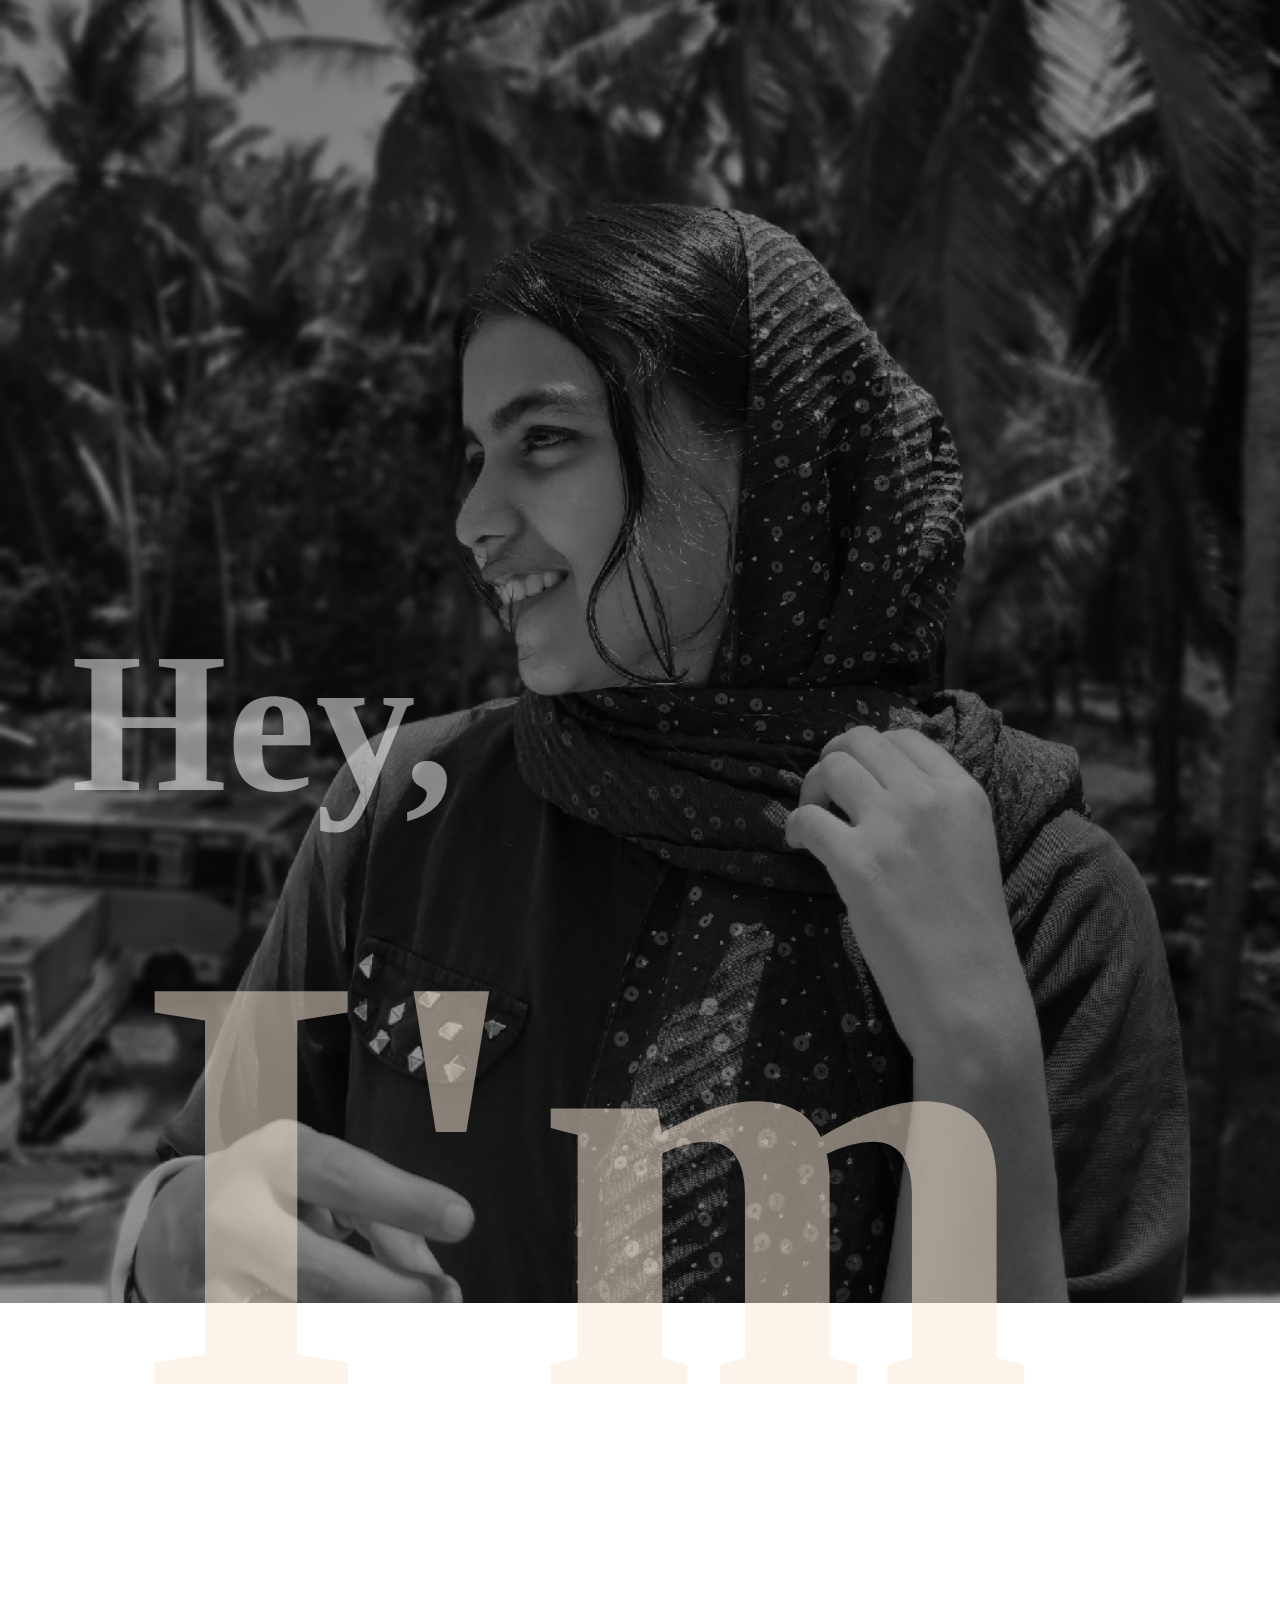
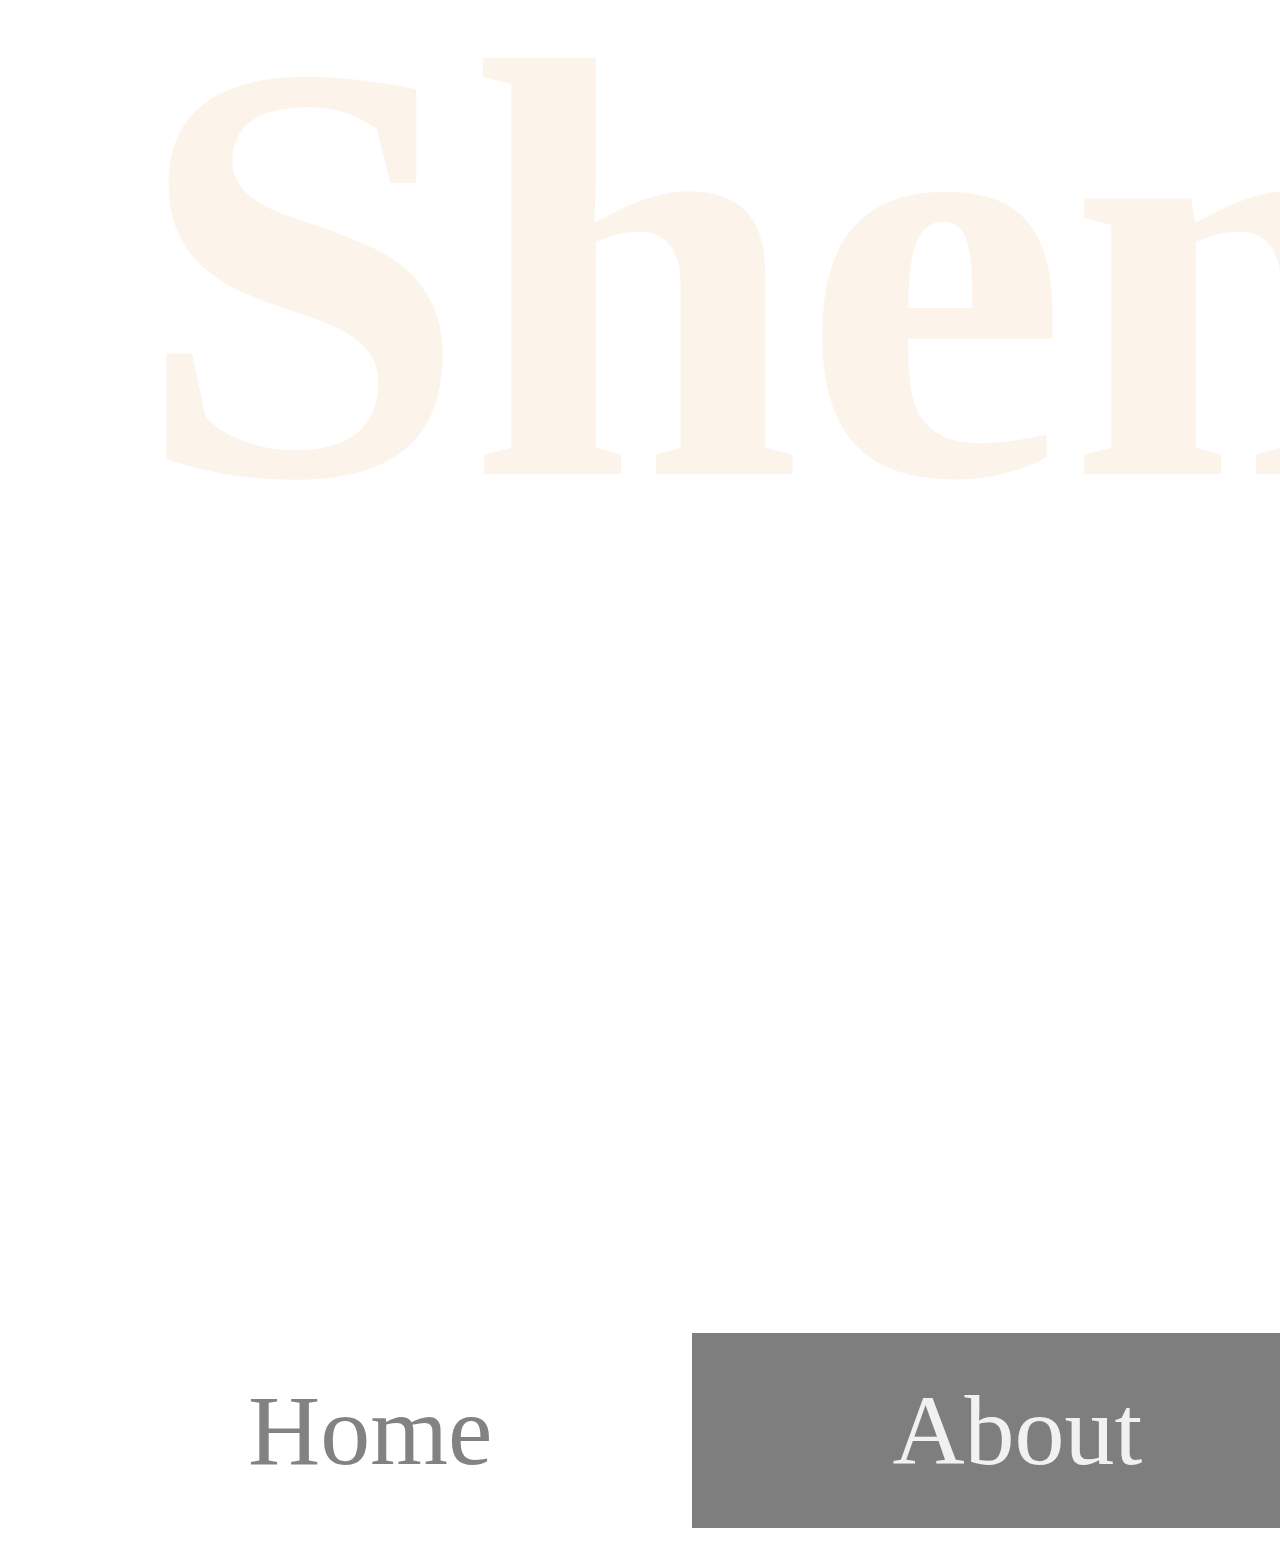
<file: index.html>
<!DOCTYPDUATION html>
<html><head>
    <title>Shenza's Portfolio</title>
    <link rel="stylesheet" href="design.css">
</head>
<body>
    <h3>Hey,</h3>
    <h1>I'm Shenza</h1>
    
    <div class="nav">
        <ul class="items">
        <a href="homepage1.html" class="home">Home</a>
        <a href="about.html" class="options">About</a>
        <a href="edu.html" class="options">Education</a>
        <a href="skills.html" class="options">Skills</a>
        <a href="contact.html" class="options">Contact</a>
      </div></div></div>
</body>
</html>
</file>
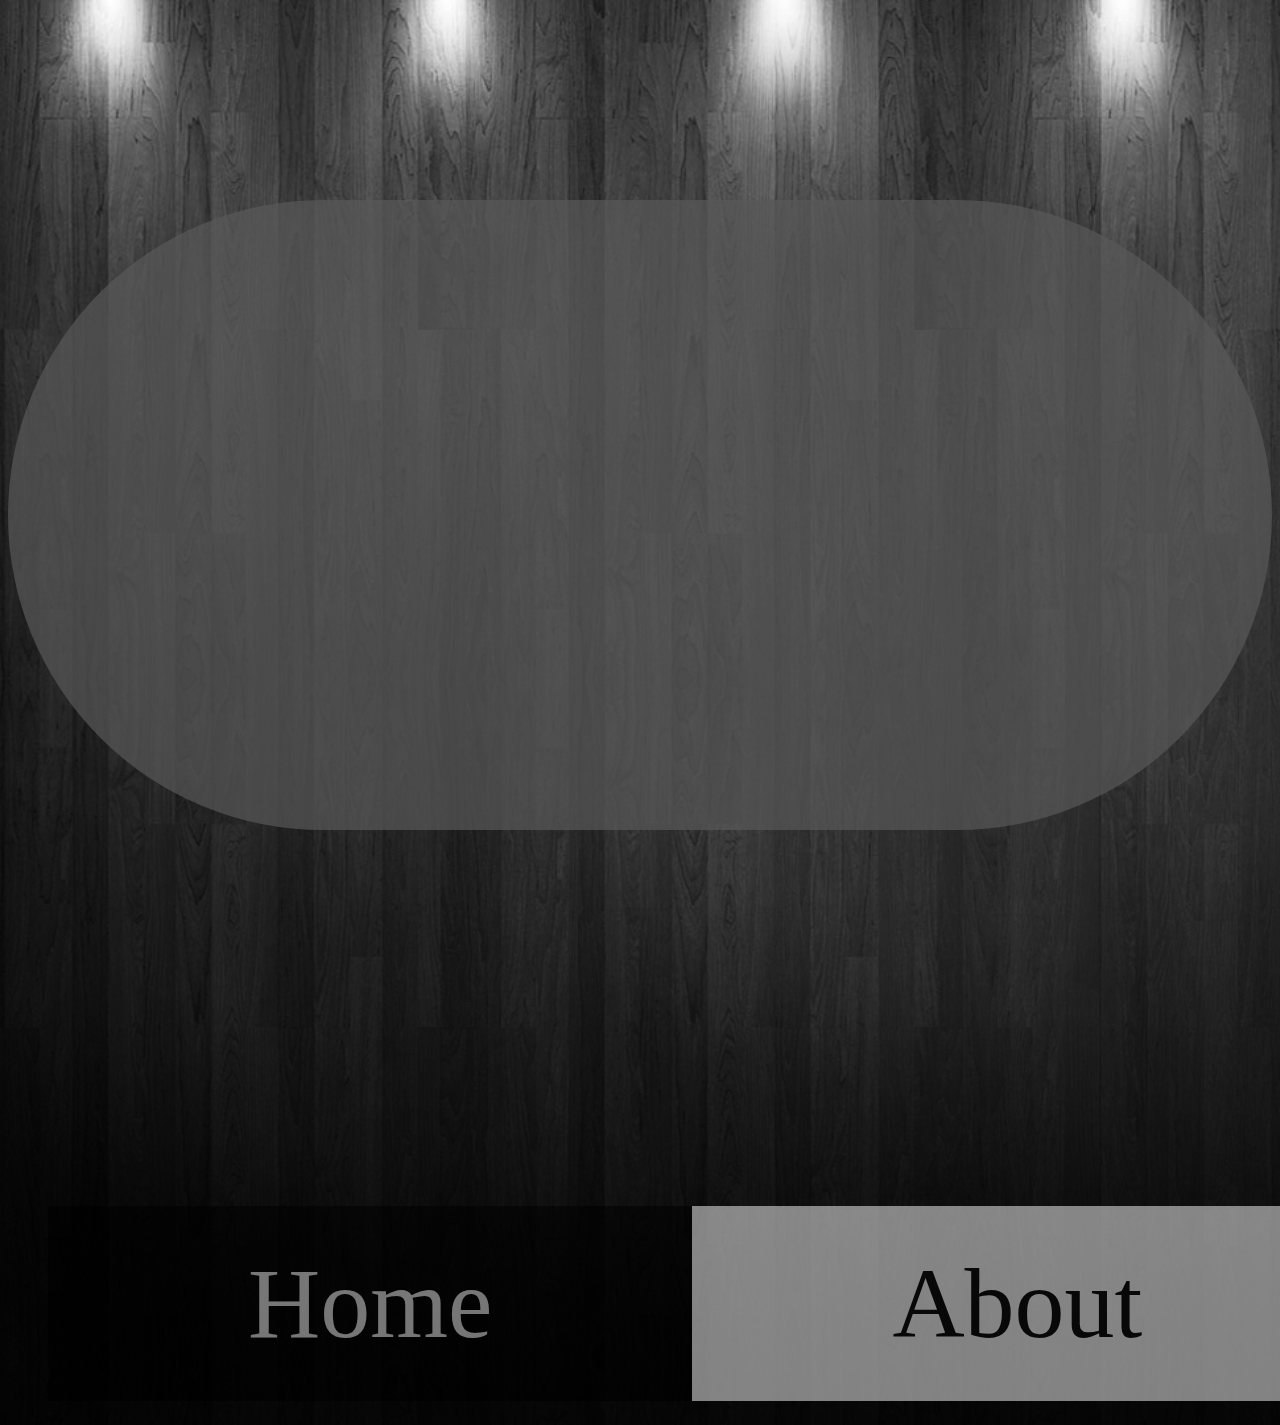
<file: about.html>
<html><head><title>About Me</title>
<link rel="stylesheet" href="designabt.css"></head>
<body><div id="about" class="aboutbox"><div class="pic">
    <img src="my img.png" alt="MY PICTURE">
  </div>
    <div class="aboutcontent">
    <h2>ABOUT ME</h2>
    <P>I am a CS aspirant pursuing my bachelor's Degree in Computer Science from Farook College, Calicut. I am very passionate about learning new things and am exploring various possiblities offered in this field. I am currently working on my web-designing skills using HTML and CSS and am looking forward to more. 
    </P></div></div></div></div>

        <div class="nav">
            <ul class="items">
            <a href="homepage1.html" class="options">Home</a>
            <a href="about.html" class="about">About</a>
            <a href="edu.html" class="options">Education</a>
            <a href="skills.html" class="options">Skills</a>
            <a href="contact.html" class="options">Contact</a>
          </div></div></div>
</body></html>
</file>
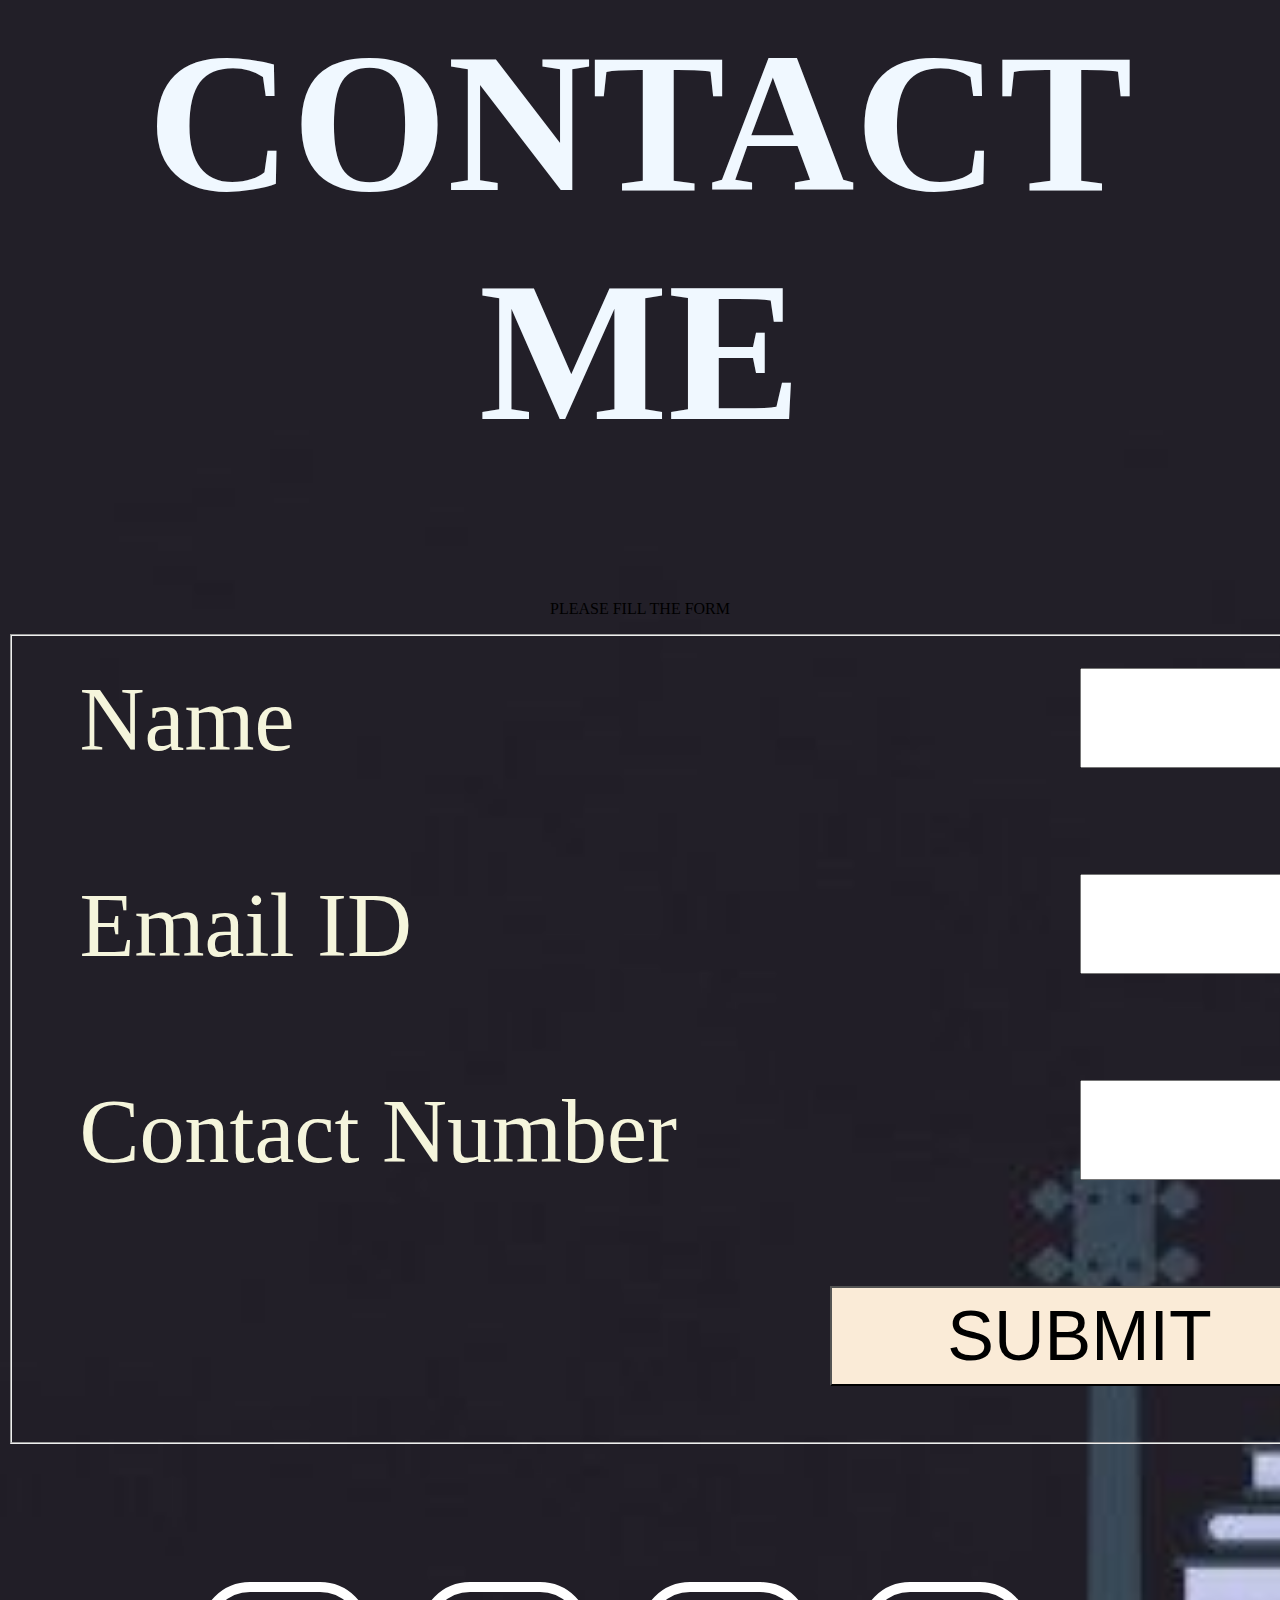
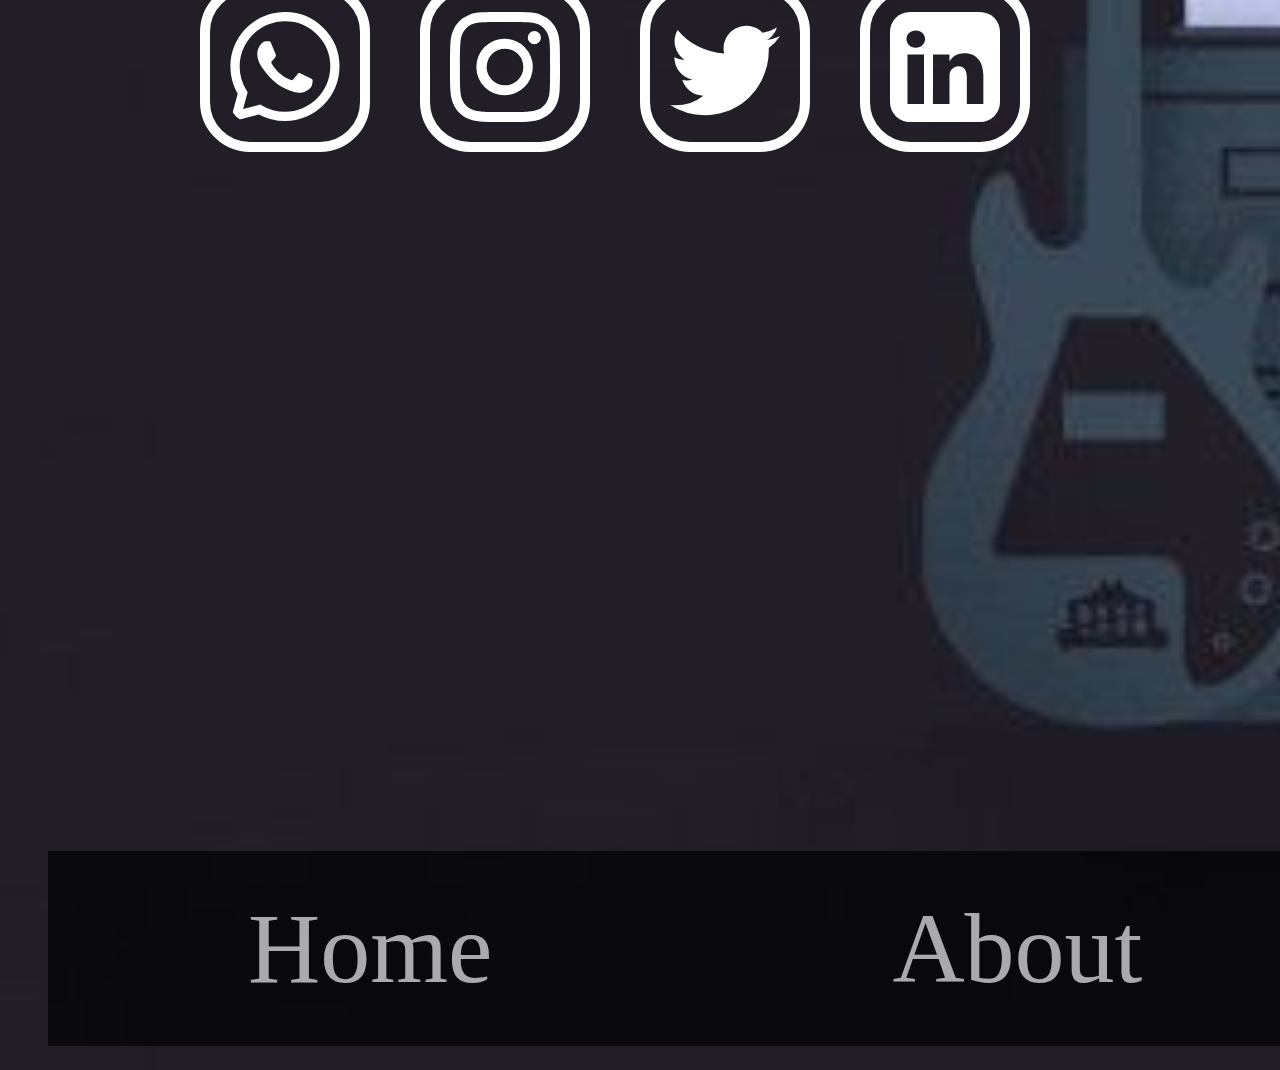
<file: contact.html>
<html lang="en">
    <head>
        <title>CONTACT ME</title>
        <link rel="stylesheet" href="contactsty.css">

</head>
<body>
    <center>
    <h1>CONTACT ME</h1>
  <p>PLEASE FILL THE FORM</p><div class="container">
    <form action="contacts.html" class="form">
        <fieldset style="width:2000px">
        <label for="name">Name</label>
        <input type="text" id="name" required class="ans"><br><br>
        <label for="Email">Email ID</label>
        <input type="text" id="Email" required class="ans"><br><br>
        <label for="phone number">Contact Number</label>
        <input type="text" id="phone number" maxlength="10" minlength="10" class="ans"><br><br>
        <button type="submit" class="ab">SUBMIT</button>
</fieldset></div> </form>
  
<div class="socialmedia">

    <div class="media">
      <a href="https://www.whatsapp.com/" target="blank"><svg xmlns="http://www.w3.org/2000/svg" width="16" height="16" fill="currentColor" viewBox="0 0 16 16" id="media-whatsapp">
          <path d="M13.601 2.326A7.854 7.854 0 0 0 7.994 0C3.627 0 .068 3.558.064 7.926c0 1.399.366 2.76 1.057 3.965L0 16l4.204-1.102a7.933 7.933 0 0 0 3.79.965h.004c4.368 0 7.926-3.558 7.93-7.93A7.898 7.898 0 0 0 13.6 2.326zM7.994 14.521a6.573 6.573 0 0 1-3.356-.92l-.24-.144-2.494.654.666-2.433-.156-.251a6.56 6.56 0 0 1-1.007-3.505c0-3.626 2.957-6.584 6.591-6.584a6.56 6.56 0 0 1 4.66 1.931 6.557 6.557 0 0 1 1.928 4.66c-.004 3.639-2.961 6.592-6.592 6.592zm3.615-4.934c-.197-.099-1.17-.578-1.353-.646-.182-.065-.315-.099-.445.099-.133.197-.513.646-.627.775-.114.133-.232.148-.43.05-.197-.1-.836-.308-1.592-.985-.59-.525-.985-1.175-1.103-1.372-.114-.198-.011-.304.088-.403.087-.088.197-.232.296-.346.1-.114.133-.198.198-.33.065-.134.034-.248-.015-.347-.05-.099-.445-1.076-.612-1.47-.16-.389-.323-.335-.445-.34-.114-.007-.247-.007-.38-.007a.729.729 0 0 0-.529.247c-.182.198-.691.677-.691 1.654 0 .977.71 1.916.81 2.049.098.133 1.394 2.132 3.383 2.992.47.205.84.326 1.129.418.475.152.904.129 1.246.08.38-.058 1.171-.48 1.338-.943.164-.464.164-.86.114-.943-.049-.084-.182-.133-.38-.232z"></path>
        </svg>
      </a>
      <a href="https://www.instagram.com/" target="blank"><svg xmlns="http://www.w3.org/2000/svg" width="16" height="16" fill="currentColor" viewBox="0 0 16 16" id="media-instagram">
          <path d="M8 0C5.829 0 5.556.01 4.703.048 3.85.088 3.269.222 2.76.42a3.917 3.917 0 0 0-1.417.923A3.927 3.927 0 0 0 .42 2.76C.222 3.268.087 3.85.048 4.7.01 5.555 0 5.827 0 8.001c0 2.172.01 2.444.048 3.297.04.852.174 1.433.372 1.942.205.526.478.972.923 1.417.444.445.89.719 1.416.923.51.198 1.09.333 1.942.372C5.555 15.99 5.827 16 8 16s2.444-.01 3.298-.048c.851-.04 1.434-.174 1.943-.372a3.916 3.916 0 0 0 1.416-.923c.445-.445.718-.891.923-1.417.197-.509.332-1.09.372-1.942C15.99 10.445 16 10.173 16 8s-.01-2.445-.048-3.299c-.04-.851-.175-1.433-.372-1.941a3.926 3.926 0 0 0-.923-1.417A3.911 3.911 0 0 0 13.24.42c-.51-.198-1.092-.333-1.943-.372C10.443.01 10.172 0 7.998 0h.003zm-.717 1.442h.718c2.136 0 2.389.007 3.232.046.78.035 1.204.166 1.486.275.373.145.64.319.92.599.28.28.453.546.598.92.11.281.24.705.275 1.485.039.843.047 1.096.047 3.231s-.008 2.389-.047 3.232c-.035.78-.166 1.203-.275 1.485a2.47 2.47 0 0 1-.599.919c-.28.28-.546.453-.92.598-.28.11-.704.24-1.485.276-.843.038-1.096.047-3.232.047s-2.39-.009-3.233-.047c-.78-.036-1.203-.166-1.485-.276a2.478 2.478 0 0 1-.92-.598 2.48 2.48 0 0 1-.6-.92c-.109-.281-.24-.705-.275-1.485-.038-.843-.046-1.096-.046-3.233 0-2.136.008-2.388.046-3.231.036-.78.166-1.204.276-1.486.145-.373.319-.64.599-.92.28-.28.546-.453.92-.598.282-.11.705-.24 1.485-.276.738-.034 1.024-.044 2.515-.045v.002zm4.988 1.328a.96.96 0 1 0 0 1.92.96.96 0 0 0 0-1.92zm-4.27 1.122a4.109 4.109 0 1 0 0 8.217 4.109 4.109 0 0 0 0-8.217zm0 1.441a2.667 2.667 0 1 1 0 5.334 2.667 2.667 0 0 1 0-5.334z"></path>
        </svg>
      </a>
      <a href="https://twitter.com/Twitter?ref_src=twsrc%5Egoogle%7Ctwcamp%5Eserp%7Ctwgr%5Eauthor" target="blank"><svg xmlns="http://www.w3.org/2000/svg" width="16" height="16" fill="currentColor" viewBox="0 0 16 16" id="media-twitter">
          <path d="M5.026 15c6.038 0 9.341-5.003 9.341-9.334 0-.14 0-.282-.006-.422A6.685 6.685 0 0 0 16 3.542a6.658 6.658 0 0 1-1.889.518 3.301 3.301 0 0 0 1.447-1.817 6.533 6.533 0 0 1-2.087.793A3.286 3.286 0 0 0 7.875 6.03a9.325 9.325 0 0 1-6.767-3.429 3.289 3.289 0 0 0 1.018 4.382A3.323 3.323 0 0 1 .64 6.575v.045a3.288 3.288 0 0 0 2.632 3.218 3.203 3.203 0 0 1-.865.115 3.23 3.23 0 0 1-.614-.057 3.283 3.283 0 0 0 3.067 2.277A6.588 6.588 0 0 1 .78 13.58a6.32 6.32 0 0 1-.78-.045A9.344 9.344 0 0 0 5.026 15z"></path>
        </svg>

      </a>
      <a href="https://in.linkedin.com/" targrt="blank"><svg xmlns="http://www.w3.org/2000/svg" width="16" height="16" fill="currentColor" viewBox="0 0 16 16" id="media-linkedin">
          <path d="M0 1.146C0 .513.526 0 1.175 0h13.65C15.474 0 16 .513 16 1.146v13.708c0 .633-.526 1.146-1.175 1.146H1.175C.526 16 0 15.487 0 14.854V1.146zm4.943 12.248V6.169H2.542v7.225h2.401zm-1.2-8.212c.837 0 1.358-.554 1.358-1.248-.015-.709-.52-1.248-1.342-1.248-.822 0-1.359.54-1.359 1.248 0 .694.521 1.248 1.327 1.248h.016zm4.908 8.212V9.359c0-.216.016-.432.08-.586.173-.431.568-.878 1.232-.878.869 0 1.216.662 1.216 1.634v3.865h2.401V9.25c0-2.22-1.184-3.252-2.764-3.252-1.274 0-1.845.7-2.165 1.193v.025h-.016a5.54 5.54 0 0 1 .016-.025V6.169h-2.4c.03.678 0 7.225 0 7.225h2.4z"></path>
        </svg>
      </a>
    </div>
   </div>

   
    
        <div class="nav">
            <ul class="items">
            <a href="homepage1.html" class="options">Home</a>
            <a href="about.html" class="options">About</a>
            <a href="edu.html" class="options">Education</a>
            <a href="skills.html" class="options">Skills</a>
            <a href="contact.html" class="contact">Contact</a>
          </div></div></div>
    </center>
    </body></html>
</file>
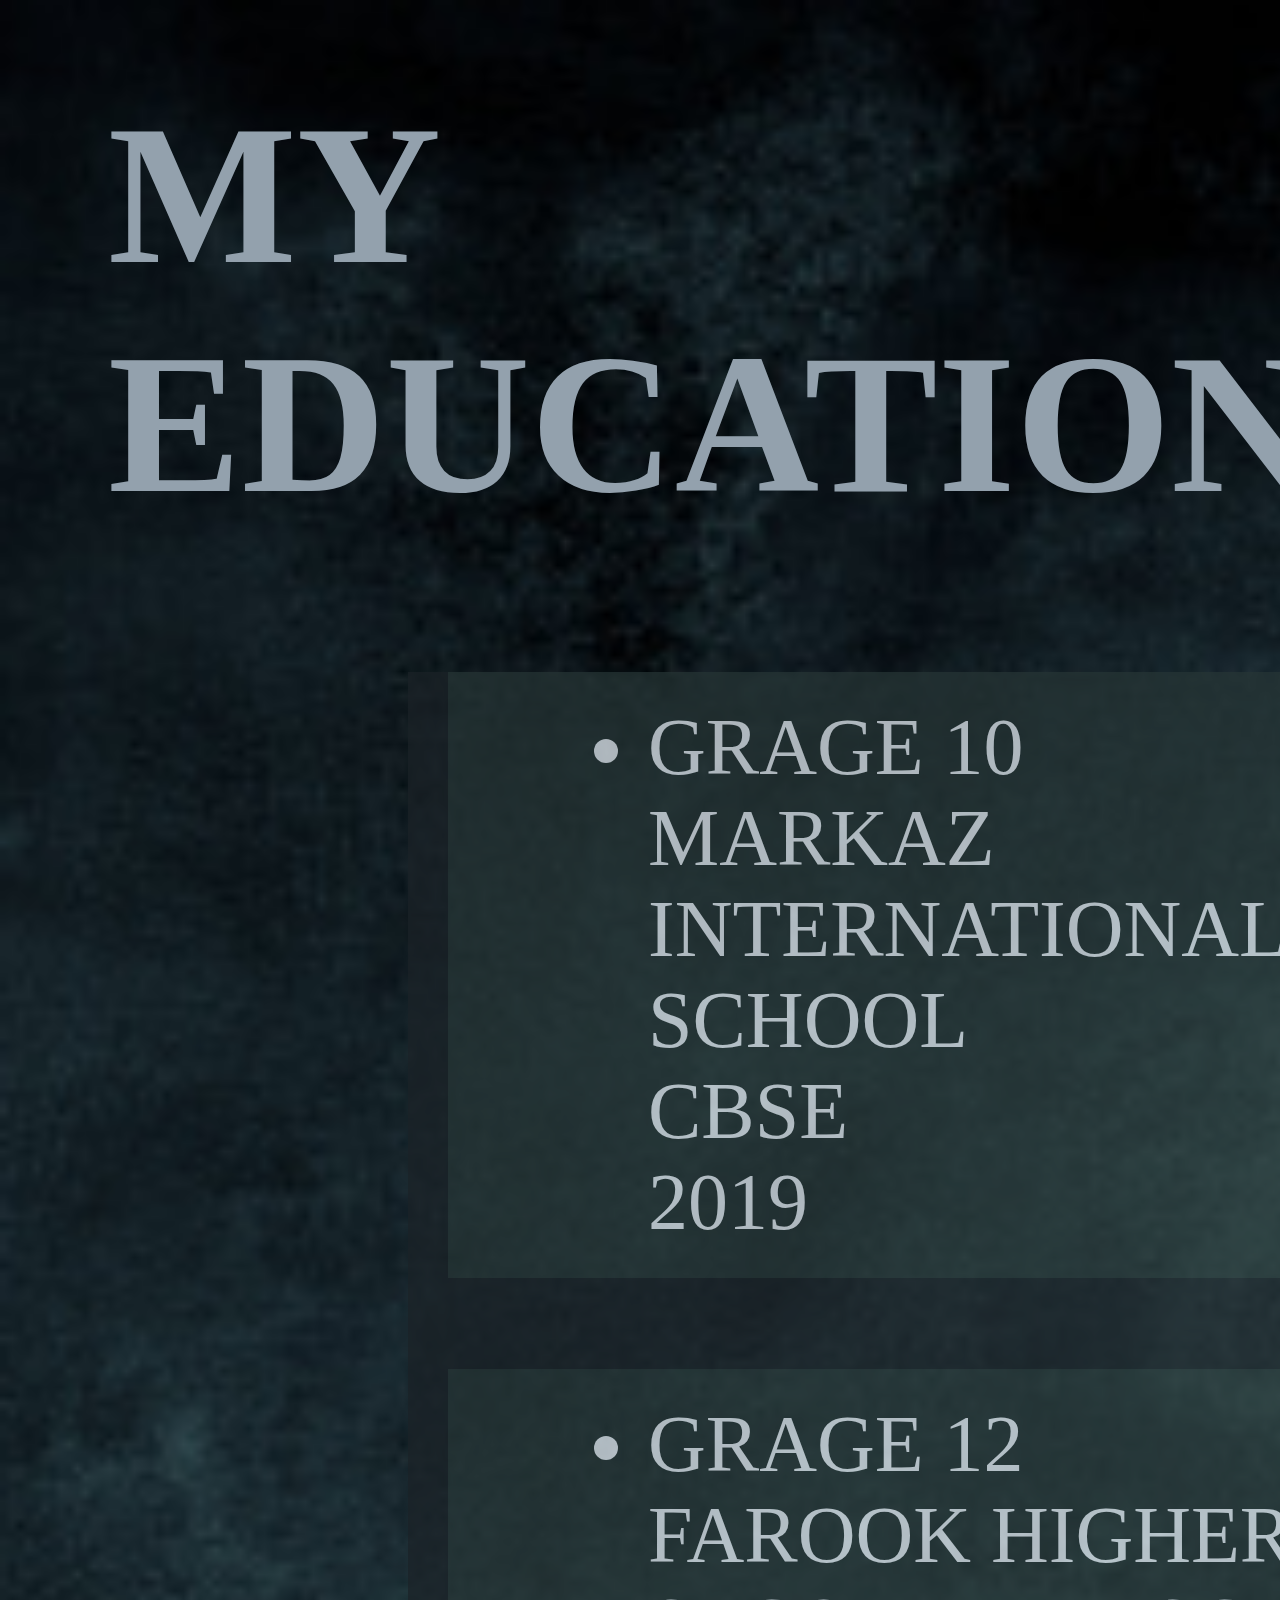
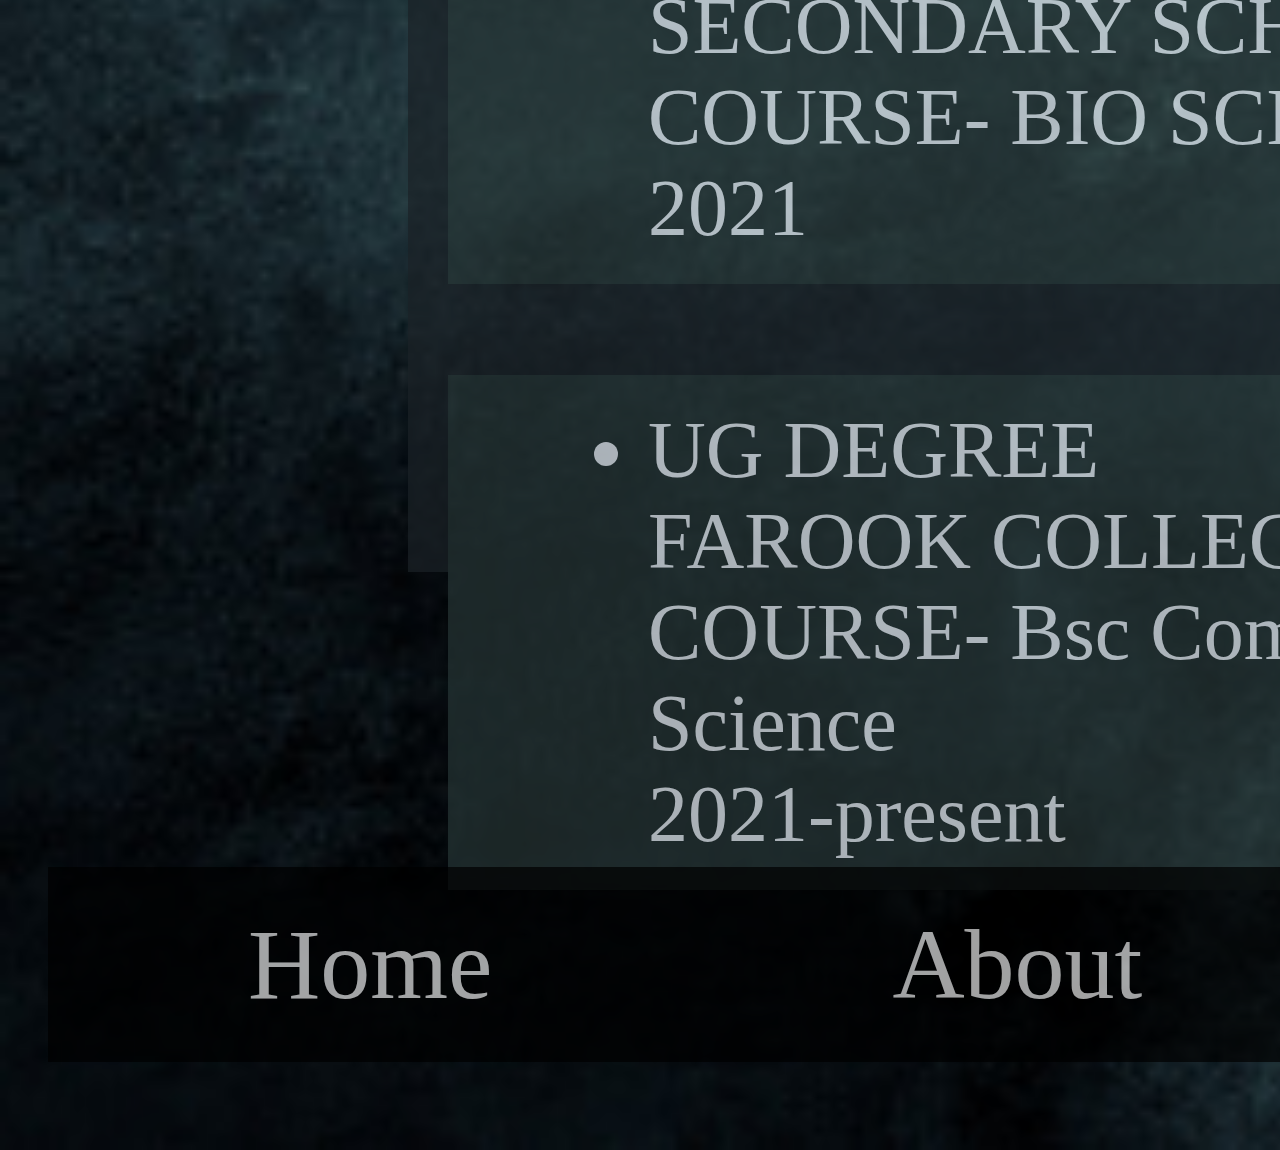
<file: edu.html>
<html><head><title>MY EDUCATION</title>
<link rel="stylesheet" href="edusty.css"></head>
<body>
    <h1>MY EDUCATION</h1>
    <div class="box">
       <ul> <div class="ten"><li>GRAGE 10 <br> MARKAZ INTERNATIONAL SCHOOL <br>CBSE<br>2019
    </li></div>
    <br><div class="twelve"><li>GRAGE 12 <br> FAROOK HIGHER SECONDARY SCHOOL <br>COURSE- BIO SCIENCE<br>2021
    </li></div><br><div class="ug"><li>UG DEGREE <br>FAROOK COLLEGE <br>COURSE- Bsc Computer Science<br>2021-present <br>
    </li></div>
</ul>
    </div>
        <div class="nav">
            <ul class="items">
            <a href="homepage1.html" class="options">Home</a>
            <a href="about.html" class="options">About</a>
            <a href="edu.html" class="education">Education</a>
            <a href="skills.html" class="options">Skills</a>
            <a href="contact.html" class="options">Contact</a>
          </div></div></div>
</body></html>
</file>
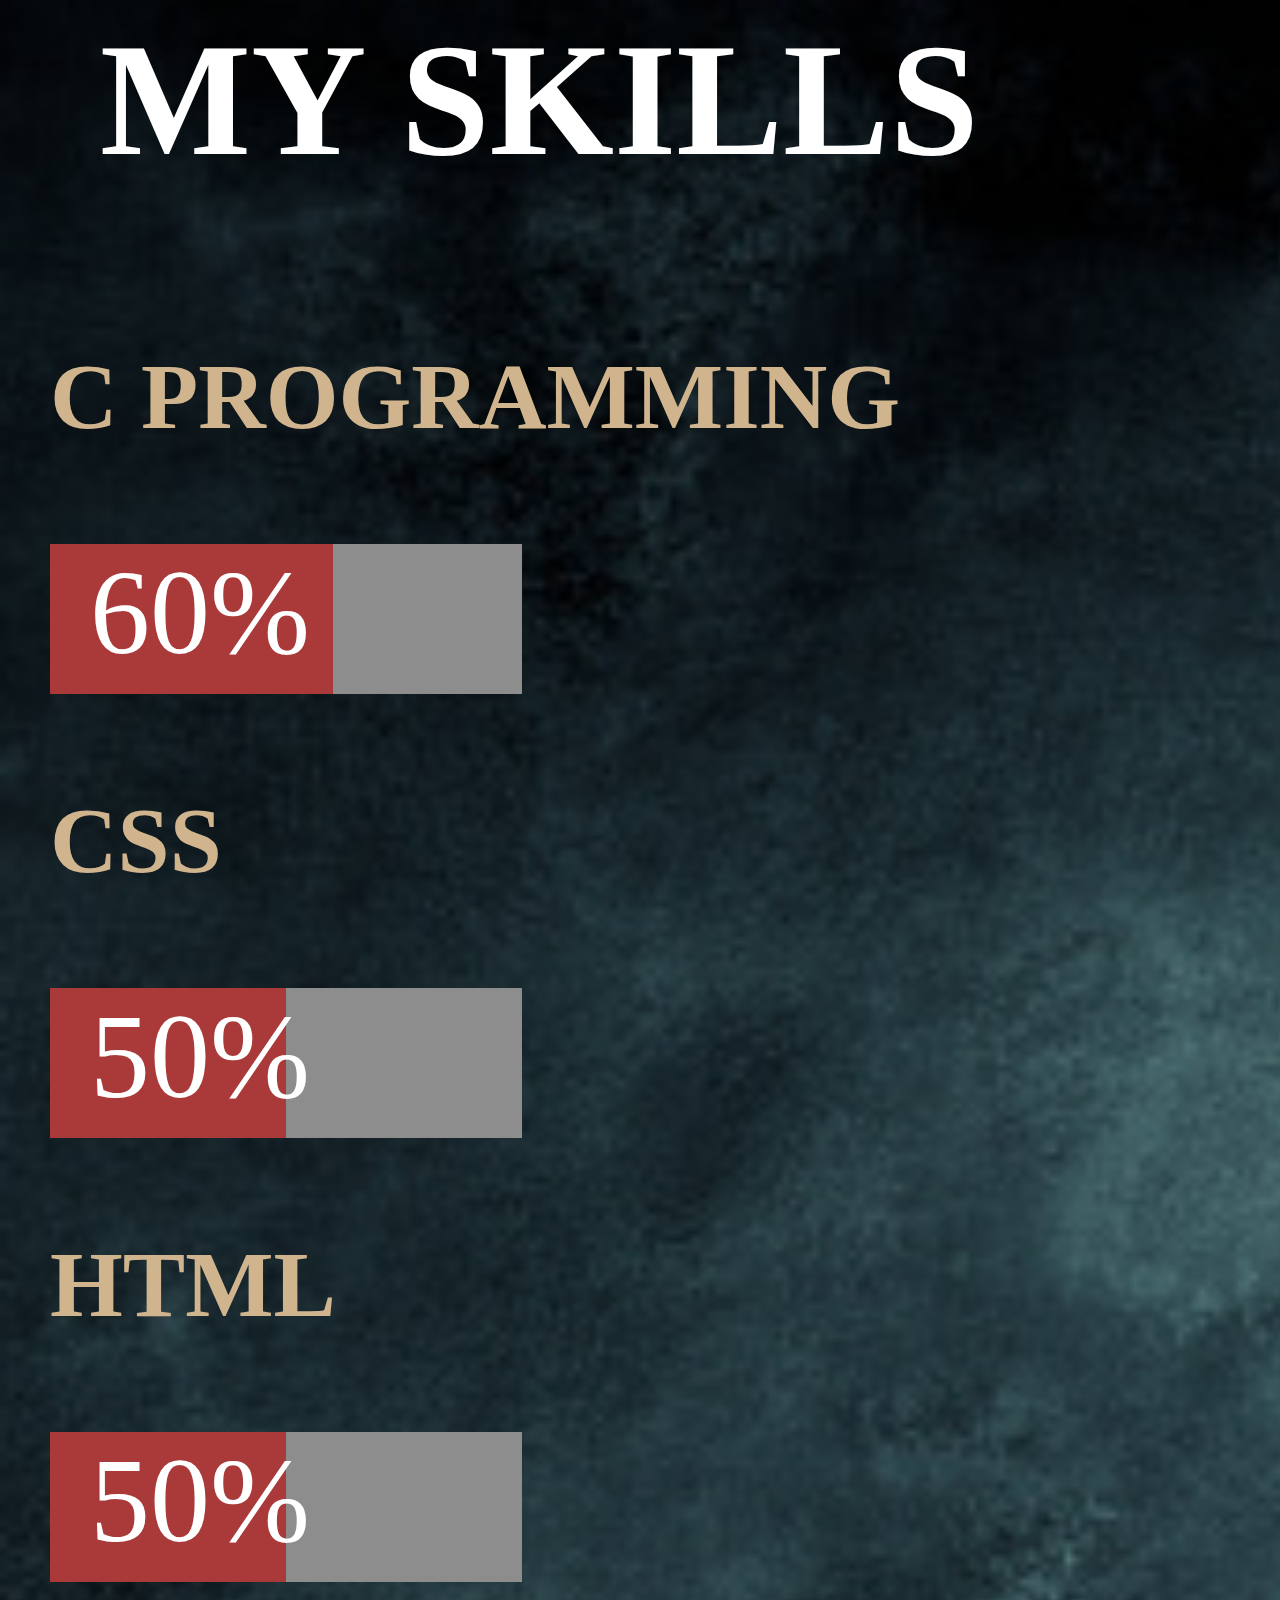
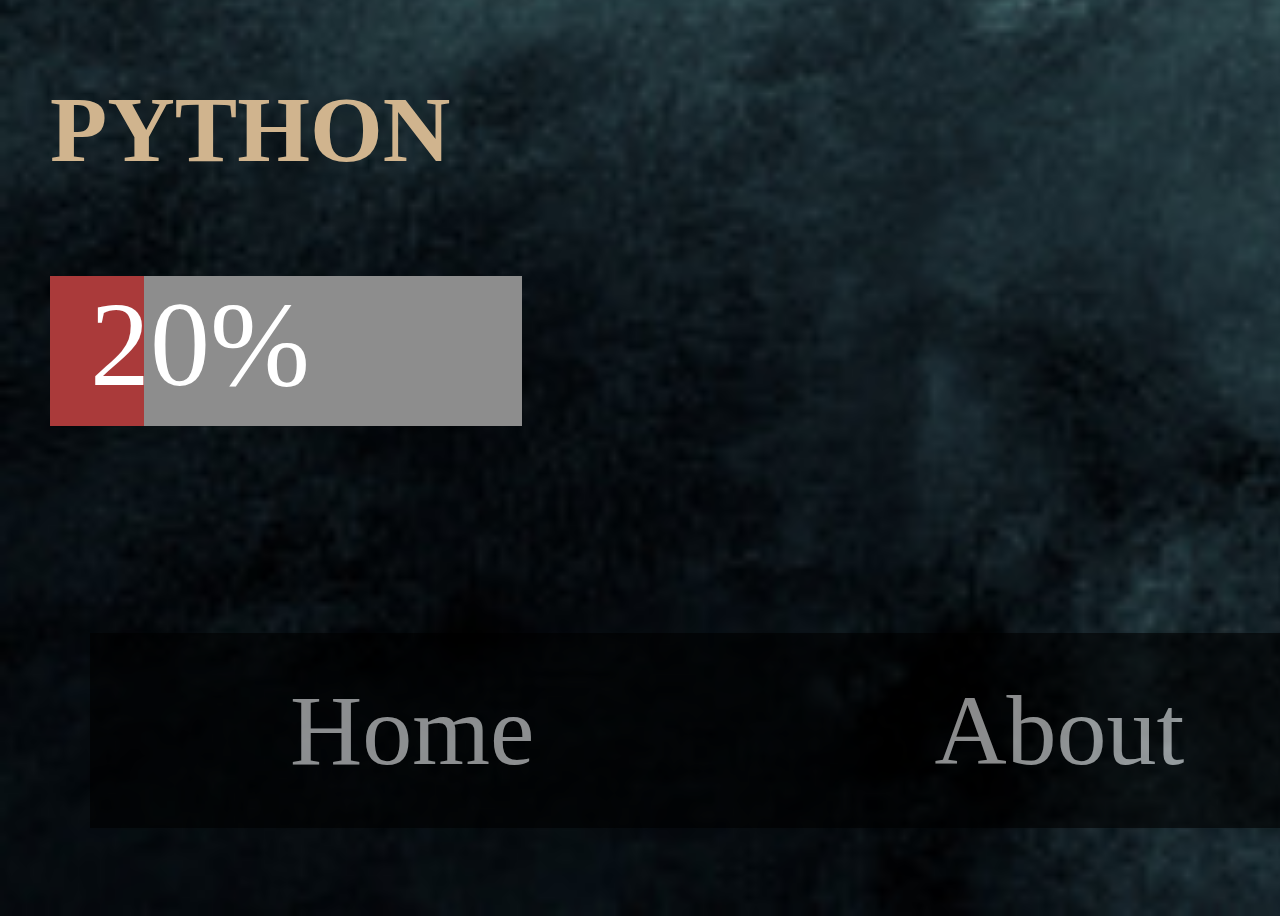
<file: skills.html>
<html>
    <head>
    <title>MY SKILLS</title>
    <link rel="stylesheet" href="skillcss.css">
</head>
<body>
    <h1>MY SKILLS</h1>
    <div class="skills">
    <h3>C PROGRAMMING</h3>
    <div class="container"><div class="c">60%</div></div>
    <h3>CSS</h3>
    <div class="container"><div class="css">50%</div></div>
    <h3>HTML</h3>
    <div class="container"><div class="html">50%</div></div>
        <h3>PYTHON</h3>
        <div class="container"><div class="py">20%</div></div>
        <div class="nav">
            <ul class="items">
            <a href="homepage1.html" class="options">Home</a>
            <a href="about.html" class="options">About</a>
            <a href="edu.html" class="options">Education</a>
            <a href="skills.html" class="skill">Skills</a>
            <a href="contact.html" class="options">Contact</a>
          </div></div></div>
</body>
</html>
</file>
<file: design.css>
h1{
    color: antiquewhite;
    font-size: 600px;
    padding-left: 10%;
    margin: 0;
    padding-bottom: 700px;
   
}
h3{font-size: 200px;
    color: white;
    padding-left: 5%;
    margin: 0;
padding-top: 600px;
}

body{
    background-image: url(me4.jpg);
    background-repeat: no-repeat;
    background-attachment: fixed;
    background-position: center;
    background-size: cover;
    opacity: .5;
    align-items: center;
overflow: auto;}
    .nav{
        width: 100%;
        position: relative;
        display: flex;
        justify-content: space-evenly;
        align-items: center;
        
        opacity: 1;
    }
    .items{
        list-style: none;
        display: flex;
    }
    .options{
        color: rgb(229, 229, 229);
        text-decoration: none;
        font-size: 100px;
        opacity: 1;
        padding: 40px 200px;
        background-color: rgb(0, 0, 0);

    }
    .options:hover{
        color: rgb(0, 0, 0);
        text-decoration: none;
        opacity: .8;
        background-color: rgb(255, 255, 255);
    }
    .home{
        color: rgb(8, 8, 8);
        text-decoration: none;
        font-size: 100px;
        opacity: 1;
        padding: 40px 200px;
        background-color: rgb(255, 255, 255);
    }
</file>
<file: designabt.css>
body{
    background-image: url(bg2.jpeg);background-size: cover;


}
.aboutbox{
    opacity: .7;
    background-color: rgb(90, 90, 90);
    height: 60%;
    width: 100%;
    margin-top: 200px;
    
    border-radius: 1000px;
    padding-bottom: 100px;
    display: flex;
    overflow:auto;
    margin-bottom: 360px;
}
h2{
    font-size: 250px;
   margin-left: 100px; 
  padding-top: 40px;
  color: white;
}
p{
    font-size: 110px;
    padding-left: 100px;
    color: rgb(255, 255, 255);
}


.nav{
    width: 100%;
    position: relative;
    display: flex;
    justify-content: space-evenly;
    align-items: center;
    opacity: .5;
    
}
.items{
    list-style: none;
    display: flex;
}
.options{
    color: rgb(229, 229, 229);
    text-decoration: none;
    font-size: 100px;
    opacity: 1;
    padding: 40px 200px;
    background-color: rgb(0, 0, 0);

}
.options:hover{
    color: rgb(0, 0, 0);
    text-decoration: none;
    opacity: .8;
    background-color: rgb(255, 255, 255);
}
.about{
    color: rgb(8, 8, 8);
    text-decoration: none;
    font-size: 100px;
    opacity: 1;
    padding: 40px 200px;
    background-color: rgb(255, 255, 255);
}
img{
    
    opacity: 1;
   
    float: left;
    height: 1700px;
    width: max-content;
}
</file>
<file: contactsty.css>
body{
    background-image: url(img.jpg);
    background-size: cover;
    background-repeat: no-repeat;
    overflow: auto;
}
label{display: block;
float: left;}
    
input{
    float: right;
}
.form{
    font-size: 90px;
    color: beige;
}
.ans{margin-left: 100px;
    width: 1000px;
    height: 100px;
    font-size: 60px;
}
h1{
    font-size: 200px;
    color: aliceblue;
}
.ab{
    width: 500px;
    height: 100px;
    font-size: 70px;
    background-color: antiquewhite;
}
.ab:hover{
background-color: rgb(67, 66, 66);
cursor: pointer;
}
.ans:hover{
    background-color: antiquewhite;
}
.socialmedia{
    font-size: 36px;
    cursor: pointer;
    display: block;
    align-items: center;
    padding: 1rem;
    
}
.media{
    display: flex;
    justify-content: center;
    padding: 2rem 0;
    align-items: center;}
#media-whatsapp{
    padding: 20px;
    border: 10px;
    border-color:  #ffffff;
    border-style: solid;
    border-radius: 50px;
    color: #ffffff;
height: 110px;
width: max-content;
margin-right: 50px;
}
#media-instagram{
    padding: 20px;
    border: 10px;
    border-color:  #ffffff;
    border-style: solid;
    border-radius: 50px;
    color: #ffffff;
height: 110px;
width: max-content;margin-right: 50px;
}
#media-twitter{
    padding: 20px;
    border: 10px;
    border-color:  #ffffff;
    border-style: solid;
    border-radius: 50px;
    color: #ffffff;
height: 110px;
width: max-content;margin-right: 50px;
}
#media-linkedin{
    padding: 20px;
    border: 10px;
    border-color:  #ffffff;
    border-style: solid;
    border-radius: 50px;
    color: #ffffff;
height: 110px;
width: max-content;margin-right: 50px;
}
.nav{
    width: 100%;
    position: relative;
    display: flex;
    justify-content: space-evenly;
    align-items: center;
    margin-top: 635px;
    opacity: .7;
}
.items{
    list-style: none;
    display: flex;
}
.options{
    color: rgb(229, 229, 229);
    text-decoration: none;
    font-size: 100px;
    opacity: 1;
    padding: 40px 200px;
    background-color: rgb(0, 0, 0);

}
.options:hover{
    color: rgb(0, 0, 0);
    text-decoration: none;
    opacity: .8;
    background-color: rgb(255, 255, 255);
}
.contact{
    color: rgb(8, 8, 8);
    text-decoration: none;
    font-size: 100px;
    opacity: 1;
    padding: 40px 200px;
    background-color: rgb(255, 255, 255);
}
</file>
<file: edusty.css>
body{
    background-image: url(bg1.jpg);
    background-size: cover;
    overflow: auto;
}


.nav{
    width: 100%;
    position: relative;
    display: flex;
    justify-content: space-evenly;
    align-items: center;
    opacity: .7;
}
.items{
    list-style: none;
    display: flex;
}
.options{
    color: rgb(229, 229, 229);
    text-decoration: none;
    font-size: 100px;
    opacity: 1;
    padding: 40px 200px;
    background-color: rgb(0, 0, 0);
}
.options:hover{
    color: rgb(0, 0, 0);
    text-decoration: none;
    opacity: .8;
    background-color: rgb(255, 255, 255);
}
.education{
    color: rgb(8, 8, 8);
    text-decoration: none;
    font-size: 100px;
    opacity: 1;
    padding: 40px 200px;
    background-color: rgb(255, 255, 255);
}
H1{
    font-size: 200px;
    color: rgb(147, 161, 173);
    margin-top: 80px;
    margin-left: 100px;
}
ul{font-size: 80px;
color: aliceblue;}
.box{
    height: 1500px;
    background-color: rgb(27, 34, 39);
    opacity: .7;
    margin-left: 400px;
    width: 90%;
    margin-bottom: 215px;
}
.ten{background-color: rgb(39, 54, 54);
    padding-left: 200px;
    padding-top: 30px;
    padding-bottom: 30;

}
.twelve{background-color: rgb(39, 54, 54);
    padding-left: 200px;
    padding-top: 30px;
    padding-bottom: 30px;

}.ug{background-color: rgb(39, 54, 54);
    padding-left: 200px;
    padding-top: 30px;
    padding-bottom: 30px;

}
</file>
<file: skillcss.css>
*{box-sizing: border-box;}
.container{
    width: 40%;
    background-color: rgb(141, 141, 141);
}
.html{
    width: 50%;
    background-color: #aa3a3a;
    color: white;
    padding-left: 40px;
    height: 150px;
    font-size: 120px;
}
.css{
    width: 50%;
    background-color: #aa3a3a;
    color: white;
    padding-left: 40px;
    height: 150px;
    font-size: 120px;
}
.c{
    width: 60%;
    background-color: #aa3a3a;
    color: white;
    padding-left: 40px;
    height: 150px;
    font-size: 120px;
}
.py{
    width: 20%;
    background-color: #aa3a3a;
    color: white;
    padding-left: 40px;
    height: 150px;
    font-size: 120px;
}
body{background-image: url(bg1.jpg);
    background-size: cover;
    font-size: 80px;
    margin-left: 50px;
    margin-right: 50px;
    color: rgb(208, 180, 142);
}
h1{color: rgb(255, 255, 255);
margin-left: 50px;
margin-bottom: 150px;
}
.nav{
    width: 100%;
    position: relative;
    display: flex;
    justify-content: space-evenly;
    align-items: center;
    opacity: .6;
    margin-top: 127px;
}
.items{
    list-style: none;
    display: flex;
}
.options{
    color: rgb(229, 229, 229);
    text-decoration: none;
    font-size: 100px;
    opacity: 1;
    padding: 40px 200px;
    background-color: rgb(0, 0, 0)
}
.options:hover{
    color: rgb(0, 0, 0);
    text-decoration: none;
    opacity: .8;
    background-color: rgb(255, 255, 255);
}
.skill{
    color: rgb(8, 8, 8);
    text-decoration: none;
    font-size: 100px;
    opacity: 1;
    padding: 40px 200px;
    background-color: rgb(255, 255, 255);
}
</file>
